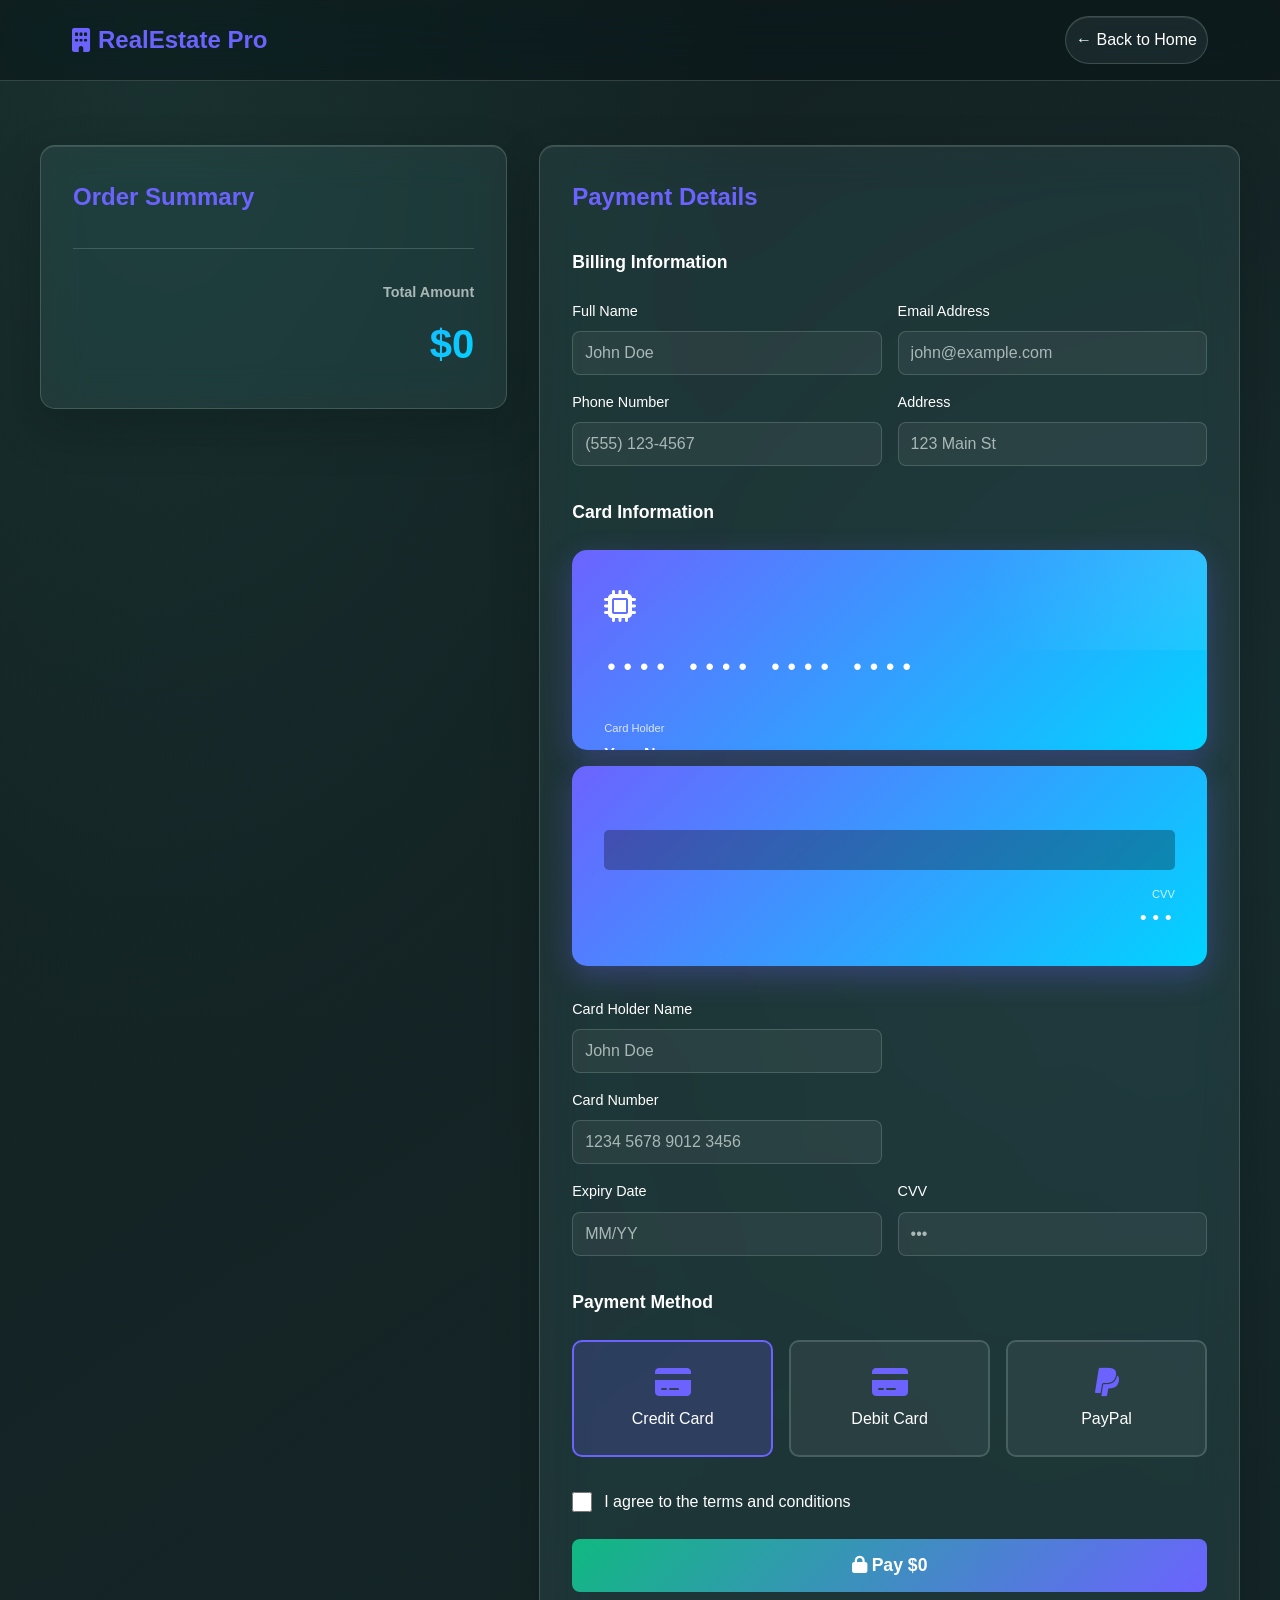
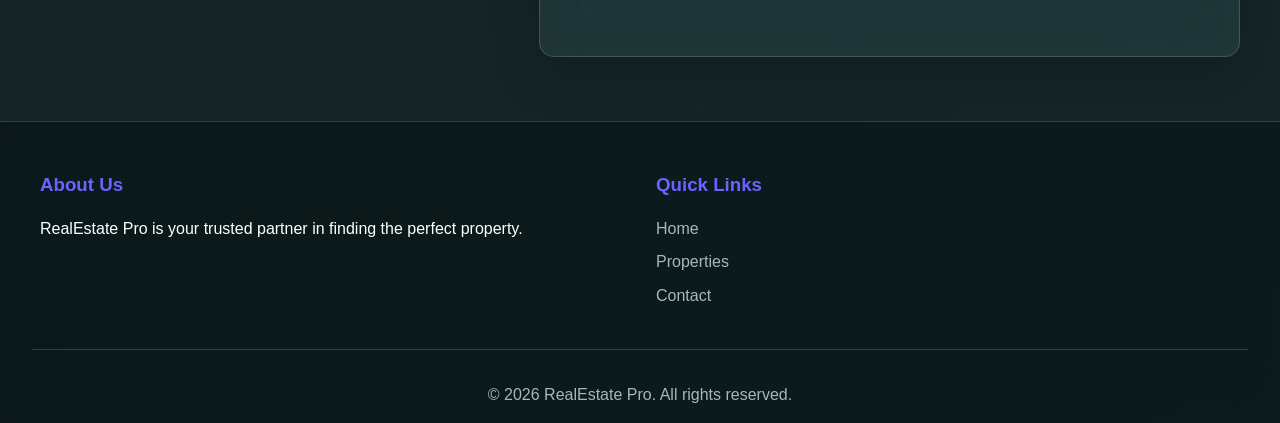
<file: checkout.html>
<!DOCTYPE html>
<html lang="en">
<head>
    <meta charset="UTF-8">
    <meta name="viewport" content="width=device-width, initial-scale=1.0">
    <title>Checkout - RealEstate Pro</title>
    <link rel="stylesheet" href="styles.css">
    <link rel="stylesheet" href="https://cdnjs.cloudflare.com/ajax/libs/font-awesome/6.4.0/css/all.min.css">
</head>
<body class="checkout-body">
    <!-- Navigation Bar -->
    <nav class="navbar">
        <div class="nav-container">
            <div class="logo">
                <i class="fas fa-building"></i>
                <span>RealEstate Pro</span>
            </div>
            <a href="index.html" class="nav-link" style="margin-left: auto;">← Back to Home</a>
        </div>
    </nav>

    <!-- Checkout Section -->
    <section class="checkout-section">
        <div class="checkout-container">
            <!-- Order Summary -->
            <div class="checkout-summary glass">
                <h2>Order Summary</h2>
                <div id="checkout-items"></div>
                <div class="summary-total">
                    <h3>Total Amount</h3>
                    <p class="total-amount">$<span id="checkout-total">0</span></p>
                </div>
            </div>

            <!-- Payment Form -->
            <div class="payment-form glass">
                <h2>Payment Details</h2>
                <form id="payment-form" onsubmit="processPayment(event)">
                    <!-- Personal Information -->
                    <div class="form-section">
                        <h3>Billing Information</h3>
                        <div class="form-row">
                            <div class="form-group">
                                <label for="fullname">Full Name</label>
                                <input type="text" id="fullname" name="fullname" required placeholder="John Doe">
                            </div>
                            <div class="form-group">
                                <label for="email">Email Address</label>
                                <input type="email" id="email" name="email" required placeholder="john@example.com">
                            </div>
                        </div>
                        <div class="form-row">
                            <div class="form-group">
                                <label for="phone">Phone Number</label>
                                <input type="tel" id="phone" name="phone" required placeholder="(555) 123-4567">
                            </div>
                            <div class="form-group">
                                <label for="address">Address</label>
                                <input type="text" id="address" name="address" required placeholder="123 Main St">
                            </div>
                        </div>
                    </div>

                    <!-- Card Information -->
                    <div class="form-section">
                        <h3>Card Information</h3>
                        
                        <!-- Card Preview -->
                        <div class="card-preview" id="card-preview">
                            <div class="card-front">
                                <div class="card-chip"><i class="fas fa-microchip"></i></div>
                                <div class="card-number" id="preview-card-number">•••• •••• •••• ••••</div>
                                <div class="card-holder">
                                    <small>Card Holder</small>
                                    <p id="preview-card-holder">Your Name</p>
                                </div>
                                <div class="card-expiry">
                                    <small>Expires</small>
                                    <p id="preview-card-expiry">MM/YY</p>
                                </div>
                            </div>
                            <div class="card-back">
                                <div class="card-stripe"></div>
                                <div class="card-cvv">
                                    <small>CVV</small>
                                    <p id="preview-card-cvv">•••</p>
                                </div>
                            </div>
                        </div>

                        <!-- Form Fields -->
                        <div class="form-row">
                            <div class="form-group">
                                <label for="card-holder">Card Holder Name</label>
                                <input type="text" id="card-holder" name="card-holder" required placeholder="John Doe" oninput="updateCardPreview()">
                            </div>
                        </div>

                        <div class="form-row">
                            <div class="form-group">
                                <label for="card-number">Card Number</label>
                                <input type="text" id="card-number" name="card-number" required placeholder="1234 5678 9012 3456" maxlength="19" oninput="formatCardNumber(this); updateCardPreview()">
                            </div>
                        </div>

                        <div class="form-row">
                            <div class="form-group">
                                <label for="expiry">Expiry Date</label>
                                <input type="text" id="expiry" name="expiry" required placeholder="MM/YY" maxlength="5" oninput="formatExpiry(this); updateCardPreview()">
                            </div>
                            <div class="form-group">
                                <label for="cvv">CVV</label>
                                <input type="text" id="cvv" name="cvv" required placeholder="•••" maxlength="3" oninput="updateCardPreview()">
                            </div>
                        </div>
                    </div>

                    <!-- Payment Method -->
                    <div class="form-section">
                        <h3>Payment Method</h3>
                        <div class="payment-methods">
                            <label class="payment-method active">
                                <input type="radio" name="payment-method" value="credit" checked>
                                <i class="fas fa-credit-card"></i>
                                <span>Credit Card</span>
                            </label>
                            <label class="payment-method">
                                <input type="radio" name="payment-method" value="debit">
                                <i class="fas fa-credit-card"></i>
                                <span>Debit Card</span>
                            </label>
                            <label class="payment-method">
                                <input type="radio" name="payment-method" value="paypal">
                                <i class="fab fa-paypal"></i>
                                <span>PayPal</span>
                            </label>
                        </div>
                    </div>

                    <!-- Terms & Submit -->
                    <div class="form-section">
                        <label class="checkbox-label">
                            <input type="checkbox" required>
                            <span>I agree to the terms and conditions</span>
                        </label>
                        <button type="submit" class="btn-pay" id="pay-button">
                            <i class="fas fa-lock"></i> Pay $<span id="pay-amount">0</span>
                        </button>
                    </div>
                </form>
            </div>
        </div>
    </section>

    <!-- Payment Processing Modal -->
    <div class="processing-modal" id="processing-modal">
        <div class="processing-content">
            <div class="spinner"></div>
            <h2>Processing Payment...</h2>
            <p>Please wait while we process your payment securely.</p>
        </div>
    </div>

    <!-- Footer -->
    <footer class="footer">
        <div class="footer-content">
            <div class="footer-section">
                <h3>About Us</h3>
                <p>RealEstate Pro is your trusted partner in finding the perfect property.</p>
            </div>
            <div class="footer-section">
                <h3>Quick Links</h3>
                <ul>
                    <li><a href="index.html">Home</a></li>
                    <li><a href="index.html#properties">Properties</a></li>
                    <li><a href="contact.html">Contact</a></li>
                </ul>
            </div>
        </div>
        <div class="footer-bottom">
            <p>&copy; 2026 RealEstate Pro. All rights reserved.</p>
        </div>
    </footer>

    <script src="checkout.js"></script>
</body>
</html>
</file>
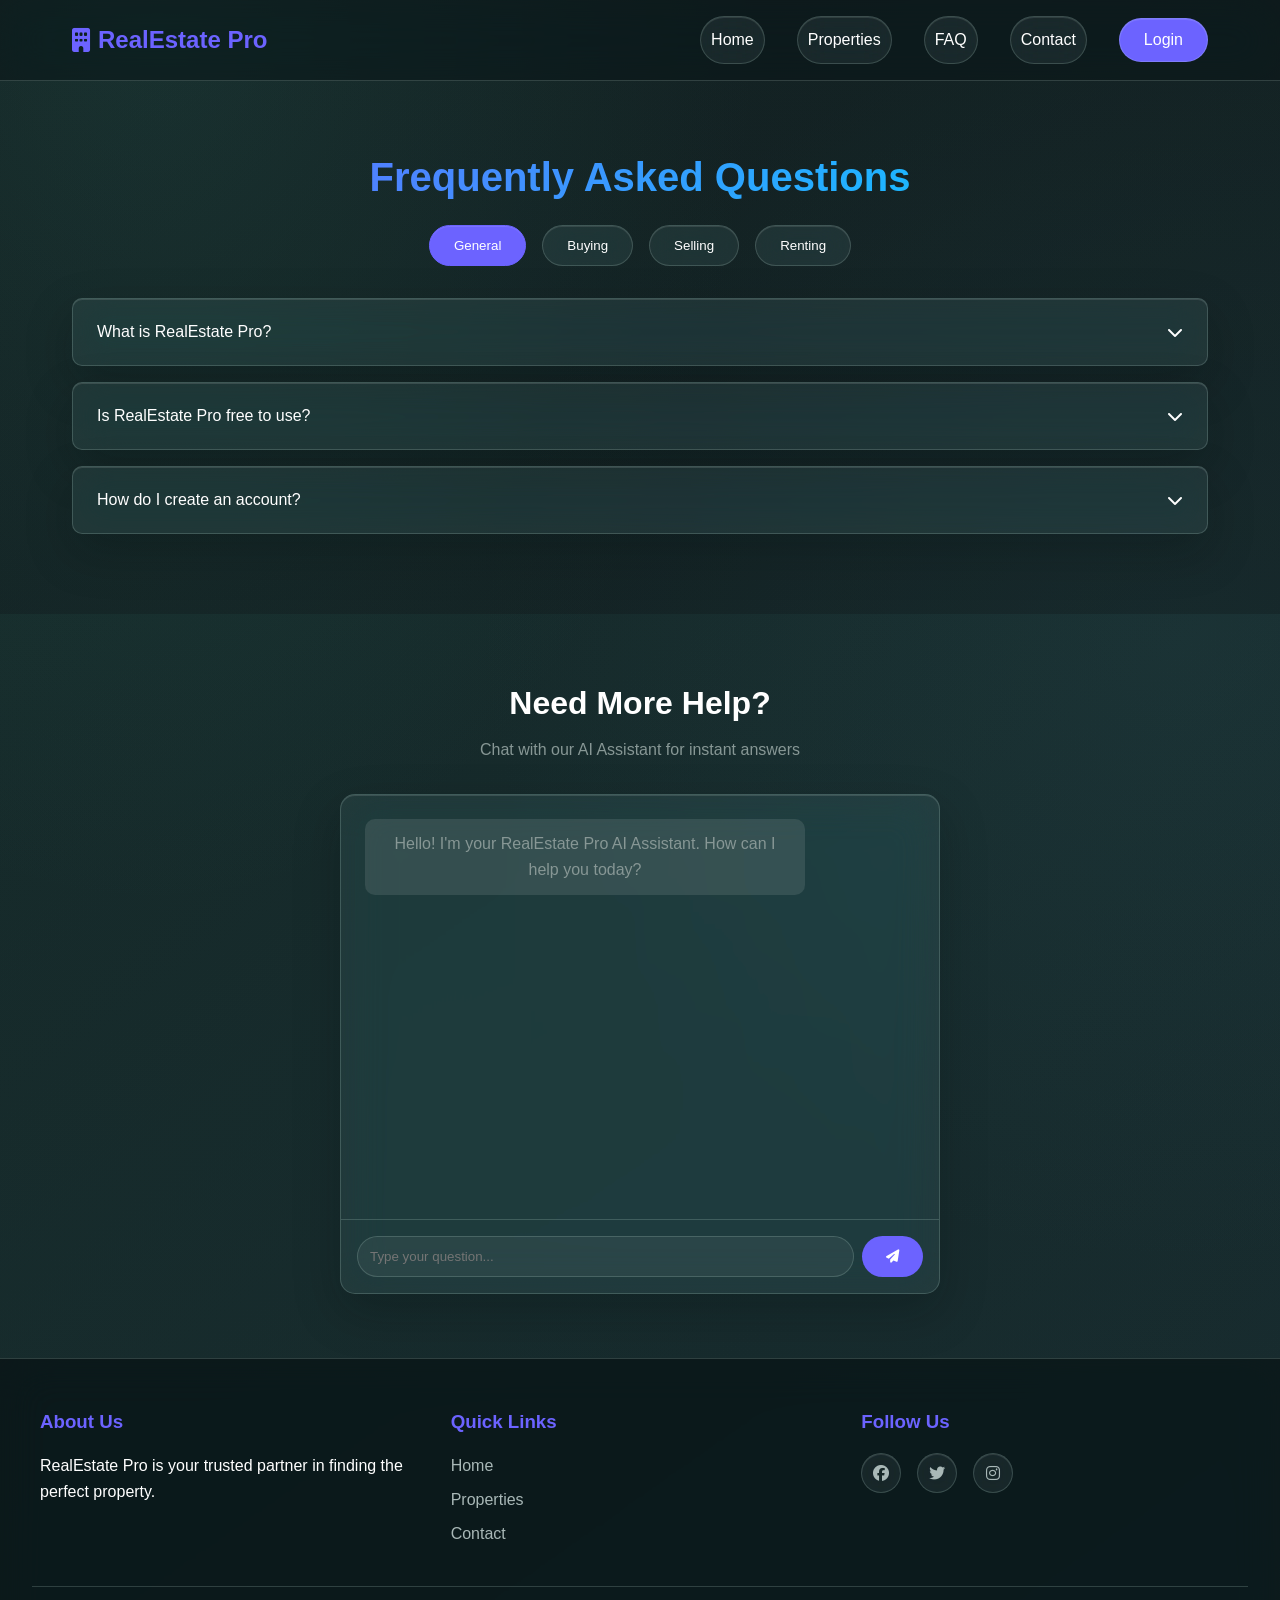
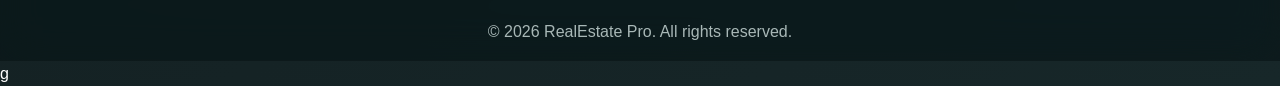
<file: faq.html>
<!DOCTYPE html>
<html lang="en">
<head>
    <meta charset="UTF-8">
    <meta name="viewport" content="width=device-width, initial-scale=1.0">
    <title>FAQ - RealEstate Pro</title>
    <link rel="stylesheet" href="styles.css">
    <link rel="stylesheet" href="https://cdnjs.cloudflare.com/ajax/libs/font-awesome/6.4.0/css/all.min.css">
</head>
<body>
    <!-- Navigation Bar -->
   <nav class="navbar">
    <div class="nav-container">
        <div class="logo">
            <i class="fas fa-building"></i>
            <span>RealEstate Pro</span>
        </div>
        <ul class="nav-menu" id="navMenu">
            <li><a href="index.html" class="nav-link">Home</a></li>
            <li><a href="index.html#properties" class="nav-link">Properties</a></li>
            <li><a href="faq.html" class="nav-link">FAQ</a></li>
            <li><a href="contact.html" class="nav-link">Contact</a></li>
            <li><a href="login.html" class="nav-link btn-login">Login</a></li>
        </ul>
        <div class="hamburger" id="menuToggle">
            <span></span>
            <span></span>
            <span></span>
        </div>
    </div>
</nav>

    <!-- FAQ Section -->
    <section class="faq-section">
        <div class="container">
            <h1>Frequently Asked Questions</h1>

            <!-- FAQ Tabs -->
            <div class="faq-tabs">
                <button class="faq-tab active" onclick="switchFaqTab('general')">General</button>
                <button class="faq-tab" onclick="switchFaqTab('buying')">Buying</button>
                <button class="faq-tab" onclick="switchFaqTab('selling')">Selling</button>
                <button class="faq-tab" onclick="switchFaqTab('renting')">Renting</button>
            </div>

            <!-- FAQ Items -->
            <div class="faq-content">
                <div id="general" class="faq-tab-content active">
                    <div class="faq-item">
                        <button class="faq-question">
                            <span>What is RealEstate Pro?</span>
                            <i class="fas fa-chevron-down"></i>
                        </button>
                        <div class="faq-answer">
                            <p>RealEstate Pro is a comprehensive online platform that connects buyers, sellers, and renters with property listings. We provide tools to search, compare, and manage properties all in one place.</p>
                        </div>
                    </div>

                    <div class="faq-item">
                        <button class="faq-question">
                            <span>Is RealEstate Pro free to use?</span>
                            <i class="fas fa-chevron-down"></i>
                        </button>
                        <div class="faq-answer">
                            <p>Yes, browsing and searching properties is completely free. Premium features and listings may have additional costs.</p>
                        </div>
                    </div>

                    <div class="faq-item">
                        <button class="faq-question">
                            <span>How do I create an account?</span>
                            <i class="fas fa-chevron-down"></i>
                        </button>
                        <div class="faq-answer">
                            <p>Click on the "Register" button, fill in your details, and verify your email. You'll be able to access all features immediately.</p>
                        </div>
                    </div>
                </div>

                <div id="buying" class="faq-tab-content">
                    <div class="faq-item">
                        <button class="faq-question">
                            <span>How do I search for properties?</span>
                            <i class="fas fa-chevron-down"></i>
                        </button>
                        <div class="faq-answer">
                            <p>Use our search bar on the homepage and specify your criteria like location, price range, and property type. You can also filter results using our advanced filters.</p>
                        </div>
                    </div>

                    <div class="faq-item">
                        <button class="faq-question">
                            <span>Can I save properties for later?</span>
                            <i class="fas fa-chevron-down"></i>
                        </button>
                        <div class="faq-answer">
                            <p>Yes! Click the heart icon on any property to save it to your favorites. You can view saved properties in your account dashboard.</p>
                        </div>
                    </div>

                    <div class="faq-item">
                        <button class="faq-question">
                            <span>What payment methods do you accept?</span>
                            <i class="fas fa-chevron-down"></i>
                        </button>
                        <div class="faq-answer">
                            <p>We accept all major credit cards, PayPal, bank transfers, and digital wallets. All transactions are secure and encrypted.</p>
                        </div>
                    </div>
                </div>

                <div id="selling" class="faq-tab-content">
                    <div class="faq-item">
                        <button class="faq-question">
                            <span>How do I list my property?</span>
                            <i class="fas fa-chevron-down"></i>
                        </button>
                        <div class="faq-answer">
                            <p>Go to your dashboard, click "List Property," fill in the details, upload photos, and publish. Your property will be visible within hours.</p>
                        </div>
                    </div>

                    <div class="faq-item">
                        <button class="faq-question">
                            <span>What information do I need to list a property?</span>
                            <i class="fas fa-chevron-down"></i>
                        </button>
                        <div class="faq-answer">
                            <p>You'll need property details (size, bedrooms, bathrooms), location, price, description, and high-quality photos.</p>
                        </div>
                    </div>
                </div>

                <div id="renting" class="faq-tab-content">
                    <div class="faq-item">
                        <button class="faq-question">
                            <span>How do I apply to rent a property?</span>
                            <i class="fas fa-chevron-down"></i>
                        </button>
                        <div class="faq-answer">
                            <p>Click "Apply to Rent" on any property listing, fill in your application form, and submit. Property owners will review your application.</p>
                        </div>
                    </div>

                    <div class="faq-item">
                        <button class="faq-question">
                            <span>What documents do I need for renting?</span>
                            <i class="fas fa-chevron-down"></i>
                        </button>
                        <div class="faq-answer">
                            <p>Typically, you'll need government ID, proof of income, and references. Specific requirements may vary by landlord.</p>
                        </div>
                    </div>
                </div>
            </div>
        </div>
    </section>

    <!-- AI Chatbot Section -->
    <section class="ai-assistant">
        <div class="container">
            <h2>Need More Help?</h2>
            <p>Chat with our AI Assistant for instant answers</p>
            <div class="chatbot-container">
                <div class="chat-messages" id="chat-messages">
                    <div class="message bot-message">
                        <p>Hello! I'm your RealEstate Pro AI Assistant. How can I help you today?</p>
                    </div>
                </div>
                <div class="chat-input-group">
                    <input type="text" id="chat-input" placeholder="Type your question...">
                    <button onclick="sendMessage()" class="btn-send">
                        <i class="fas fa-paper-plane"></i>
                    </button>
                </div>
            </div>
        </div>
    </section>

    <!-- Footer -->
    <footer class="footer">
        <div class="footer-content">
            <div class="footer-section">
                <h3>About Us</h3>
                <p>RealEstate Pro is your trusted partner in finding the perfect property.</p>
            </div>
            <div class="footer-section">
                <h3>Quick Links</h3>
                <ul>
                    <li><a href="index.html">Home</a></li>
                    <li><a href="index.html#properties">Properties</a></li>
                    <li><a href="contact.html">Contact</a></li>
                </ul>
            </div>
            <div class="footer-section">
                <h3>Follow Us</h3>
                <div class="social-links">
                    <a href="#"><i class="fab fa-facebook"></i></a>
                    <a href="#"><i class="fab fa-twitter"></i></a>
                    <a href="#"><i class="fab fa-instagram"></i></a>
                </div>
            </div>
        </div>
        <div class="footer-bottom">
            <p>&copy; 2026 RealEstate Pro. All rights reserved.</p>
        </div>
    </footer>

    <script>
        // FAQ Accordion functionality
        document.querySelectorAll('.faq-question').forEach(button => {
            button.addEventListener('click', function() {
                const faqItem = this.parentElement;
                faqItem.classList.toggle('active');
                const answer = this.nextElementSibling;
                answer.style.display = answer.style.display === 'block' ? 'none' : 'block';
            });
        });

        function switchFaqTab(tabName) {
            // Hide all tabs
            document.querySelectorAll('.faq-tab-content').forEach(tab => {
                tab.classList.remove('active');
            });
            document.querySelectorAll('.faq-tab').forEach(tab => {
                tab.classList.remove('active');
            });

            // Show selected tab
            document.getElementById(tabName).classList.add('active');
            event.target.classList.add('active');
        }

        // AI Chatbot
        const responses = {
            'hello': 'Hi there! How can I assist you with your real estate needs?',
            'properties': 'We have over 10,000 properties listed. You can search by location, price, and type on our homepage.',
            'price': 'Property prices vary based on location and size. Use our search filters to find properties within your budget.',
            'loan': 'We recommend contacting financial institutions for mortgage advice. Many accept pre-qualification through our platform.',
            'location': 'We operate in major cities across the country. Use our location search to find properties near you.',
            'contact': 'You can reach our support team at info@realestatepro.com or visit our contact page for more options.'
        };

        function sendMessage() {
            const input = document.getElementById('chat-input');
            const message = input.value.trim();

            if (message === '') return;

            // Add user message
            const messagesDiv = document.getElementById('chat-messages');
            const userMsg = document.createElement('div');
            userMsg.className = 'message user-message';
            userMsg.innerHTML = `<p>${message}</p>`;
            messagesDiv.appendChild(userMsg);

            // Get AI response
            const lowerMessage = message.toLowerCase();
            let response = 'I understand. Could you provide more details? Our support team can help you better.';

            for (let key in responses) {
                if (lowerMessage.includes(key)) {
                    response = responses[key];
                    break;
                }
            }

            // Add bot response
            setTimeout(() => {
                const botMsg = document.createElement('div');
                botMsg.className = 'message bot-message';
                botMsg.innerHTML = `<p>${response}</p>`;
                messagesDiv.appendChild(botMsg);
                messagesDiv.scrollTop = messagesDiv.scrollHeight;
            }, 500);

            input.value = '';
            messagesDiv.scrollTop = messagesDiv.scrollHeight;
        }

        // Allow Enter key to send message
        document.getElementById('chat-input').addEventListener('keypress', function(e) {
            if (e.key === 'Enter') sendMessage();
        });
    </script>
     <script src="script.js"></script>g
</body>
</html>
</file>
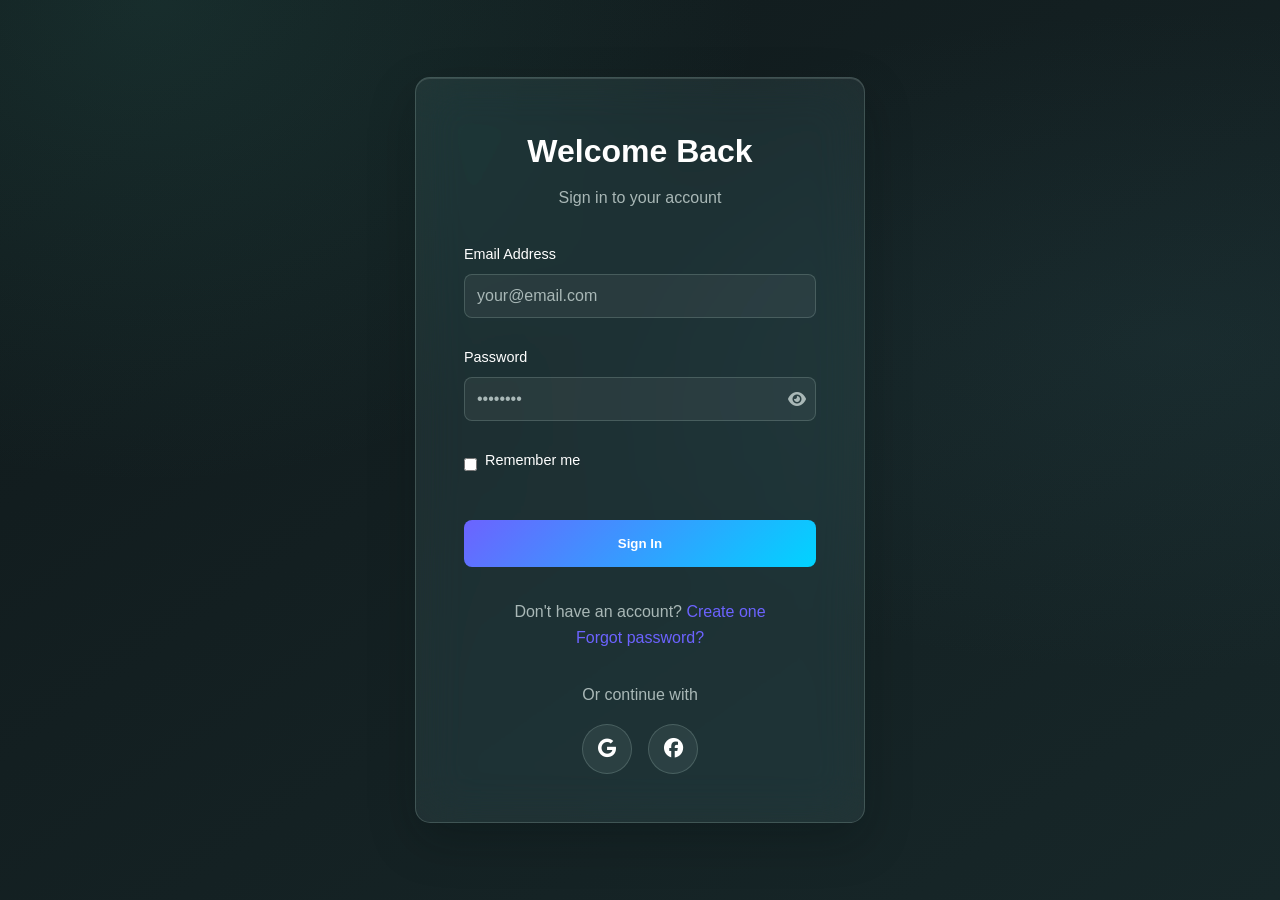
<file: login.html>
<!DOCTYPE html>
<html lang="en">
<head>
    <meta charset="UTF-8">
    <meta name="viewport" content="width=device-width, initial-scale=1.0">
    <title>Login - RealEstate Pro</title>
    <link rel="stylesheet" href="styles.css">
    <link rel="stylesheet" href="https://cdnjs.cloudflare.com/ajax/libs/font-awesome/6.4.0/css/all.min.css">
</head>
<body class="auth-body">
    <div class="auth-container">
        <div class="auth-box">
            <div class="auth-header">
                <h1>Welcome Back</h1>
                <p>Sign in to your account</p>
            </div>
            <form class="auth-form" id="login-form">
                <div class="form-group">
                    <label for="email">Email Address</label>
                    <input type="email" id="email" name="email" required placeholder="your@email.com">
                    <span class="error-message" id="email-error"></span>
                </div>
                <div class="form-group">
                    <label for="password">Password</label>
                    <div class="password-input">
                        <input type="password" id="password" name="password" required placeholder="••••••••">
                        <i class="fas fa-eye toggle-password" onclick="togglePassword('password')"></i>
                    </div>
                    <span class="error-message" id="password-error"></span>
                </div>
                <div class="form-group checkbox">
                    <input type="checkbox" id="remember" name="remember">
                    <label for="remember">Remember me</label>
                </div>
                <button type="submit" class="btn-auth">Sign In</button>
            </form>
            <div class="auth-footer">
                <p>Don't have an account? <a href="register.html">Create one</a></p>
                <p><a href="#">Forgot password?</a></p>
            </div>
            <div class="social-auth">
                <p>Or continue with</p>
                <div class="social-buttons">
                    <button class="social-btn google"><i class="fab fa-google"></i></button>
                    <button class="social-btn facebook"><i class="fab fa-facebook"></i></button>
                </div>
            </div>
        </div>
    </div>

    <script>
        function togglePassword(fieldId) {
            const field = document.getElementById(fieldId);
            field.type = field.type === 'password' ? 'text' : 'password';
        }

        document.getElementById('login-form').addEventListener('submit', function(e) {
            e.preventDefault();
            const email = document.getElementById('email').value;
            const password = document.getElementById('password').value;

            // Basic validation
            if (!email || !password) {
                alert('Please fill in all fields');
                return;
            }

            // Store in localStorage
            localStorage.setItem('currentUser', JSON.stringify({
                email: email,
                loggedIn: true
            }));

            alert('Login successful!');
            window.location.href = 'index.html';
        });
    </script>
    <script src="script.js"></script>
</body>
</html>
</file>
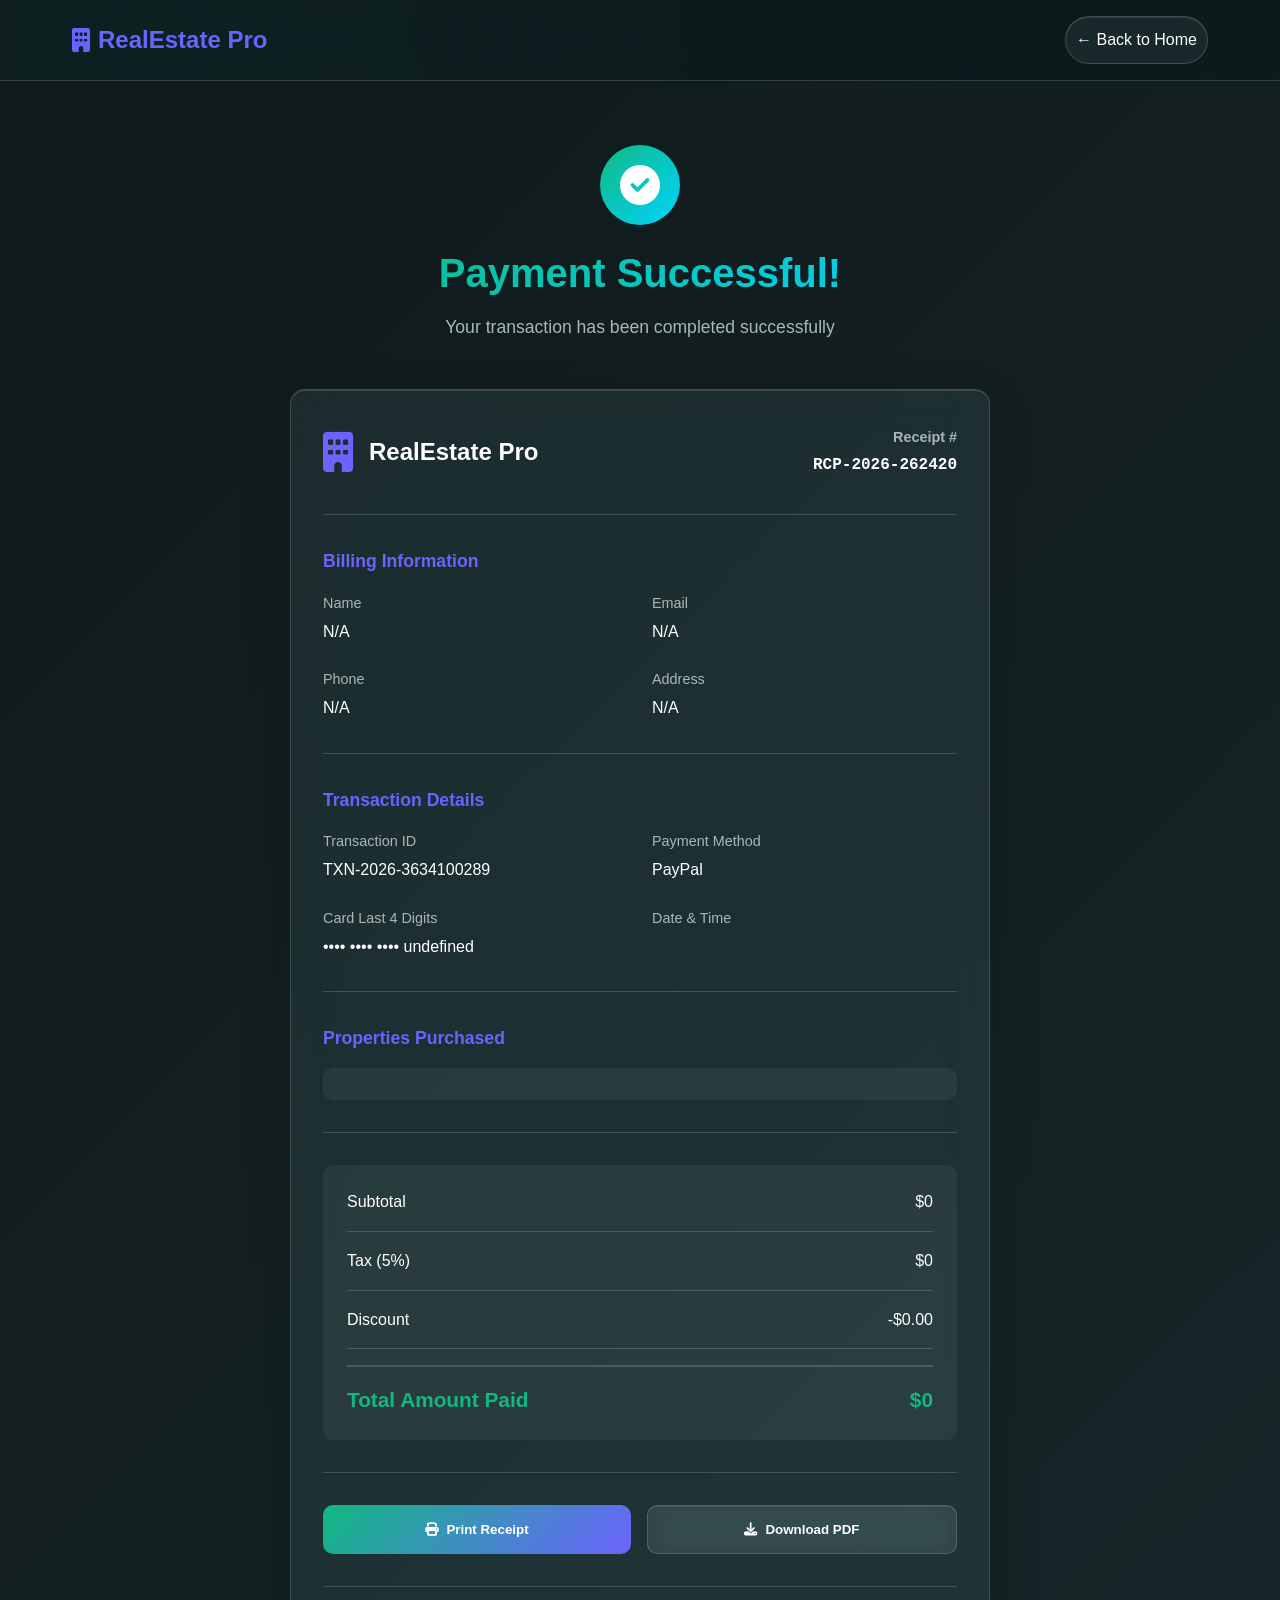
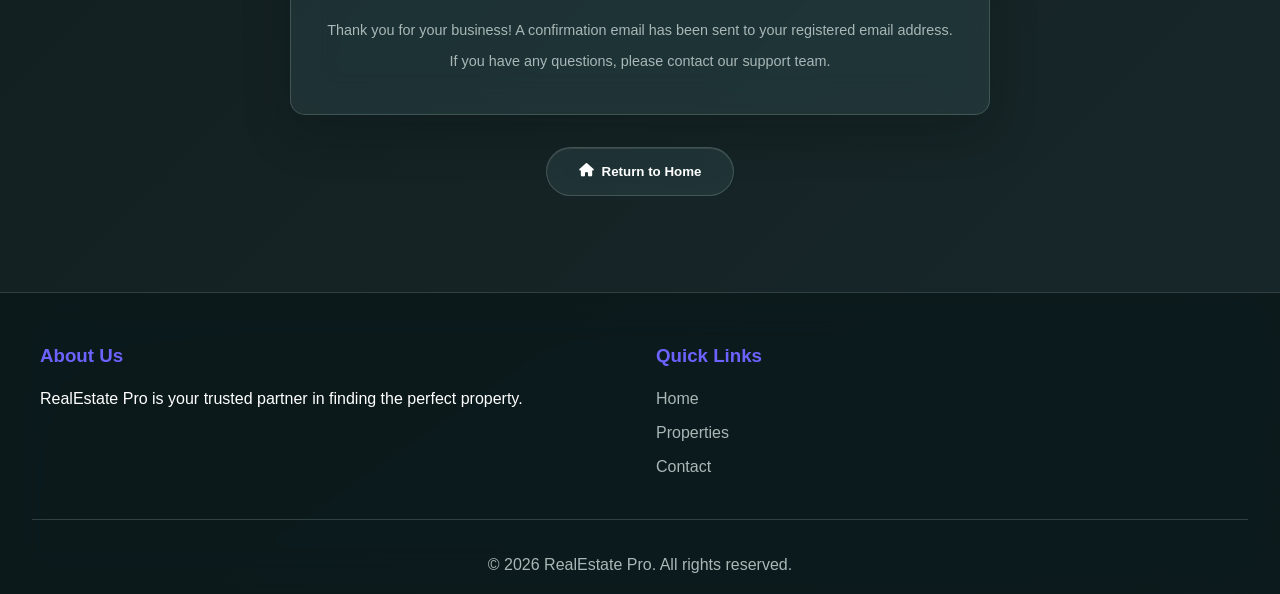
<file: receipt.html>
<!DOCTYPE html>
<html lang="en">
<head>
    <meta charset="UTF-8">
    <meta name="viewport" content="width=device-width, initial-scale=1.0">
    <title>Payment Receipt - RealEstate Pro</title>
    <link rel="stylesheet" href="styles.css">
    <link rel="stylesheet" href="https://cdnjs.cloudflare.com/ajax/libs/font-awesome/6.4.0/css/all.min.css">
</head>
<body class="receipt-body">
    <!-- Navigation Bar -->
    <nav class="navbar">
        <div class="nav-container">
            <div class="logo">
                <i class="fas fa-building"></i>
                <span>RealEstate Pro</span>
            </div>
            <a href="index.html" class="nav-link" style="margin-left: auto;">← Back to Home</a>
        </div>
    </nav>

    <!-- Receipt Section -->
    <section class="receipt-section">
        <div class="receipt-container">
            <!-- Success Header -->
            <div class="success-header">
                <div class="success-icon">
                    <i class="fas fa-check-circle"></i>
                </div>
                <h1>Payment Successful!</h1>
                <p>Your transaction has been completed successfully</p>
            </div>

            <!-- Receipt Card -->
            <div class="receipt-card glass">
                <!-- Receipt Header -->
                <div class="receipt-header">
                    <div class="company-info">
                        <i class="fas fa-building"></i>
                        <h2>RealEstate Pro</h2>
                    </div>
                    <div class="receipt-number">
                        <p><strong>Receipt #</strong></p>
                        <p id="receipt-id">RCP-2026-001234</p>
                    </div>
                </div>

                <hr class="divider">

                <!-- Billing Information -->
                <div class="receipt-section-content">
                    <h3>Billing Information</h3>
                    <div class="info-grid">
                        <div class="info-item">
                            <label>Name</label>
                            <p id="receipt-name">John Doe</p>
                        </div>
                        <div class="info-item">
                            <label>Email</label>
                            <p id="receipt-email">john@example.com</p>
                        </div>
                        <div class="info-item">
                            <label>Phone</label>
                            <p id="receipt-phone">(555) 123-4567</p>
                        </div>
                        <div class="info-item">
                            <label>Address</label>
                            <p id="receipt-address">123 Main St, City, State 12345</p>
                        </div>
                    </div>
                </div>

                <hr class="divider">

                <!-- Transaction Details -->
                <div class="receipt-section-content">
                    <h3>Transaction Details</h3>
                    <div class="info-grid">
                        <div class="info-item">
                            <label>Transaction ID</label>
                            <p id="receipt-transaction-id">TXN-2026-9876543210</p>
                        </div>
                        <div class="info-item">
                            <label>Payment Method</label>
                            <p id="receipt-payment-method">Credit Card</p>
                        </div>
                        <div class="info-item">
                            <label>Card Last 4 Digits</label>
                            <p id="receipt-card-last4">•••• •••• •••• 4242</p>
                        </div>
                        <div class="info-item">
                            <label>Date & Time</label>
                            <p id="receipt-date-time">April 18, 2026 - 2:30 PM</p>
                        </div>
                    </div>
                </div>

                <hr class="divider">

                <!-- Items Purchased -->
                <div class="receipt-section-content">
                    <h3>Properties Purchased</h3>
                    <div class="receipt-items" id="receipt-items">
                        <!-- Items will be populated by JavaScript -->
                    </div>
                </div>

                <hr class="divider">

                <!-- Amount Breakdown -->
                <div class="receipt-section-content">
                    <div class="amount-breakdown">
                        <div class="amount-row">
                            <span>Subtotal</span>
                            <span id="receipt-subtotal">$500,000.00</span>
                        </div>
                        <div class="amount-row">
                            <span>Tax (5%)</span>
                            <span id="receipt-tax">$25,000.00</span>
                        </div>
                        <div class="amount-row">
                            <span>Discount</span>
                            <span id="receipt-discount">-$0.00</span>
                        </div>
                        <div class="amount-row total">
                            <span>Total Amount Paid</span>
                            <span id="receipt-total">$525,000.00</span>
                        </div>
                    </div>
                </div>

                <hr class="divider">

                <!-- Actions -->
                <div class="receipt-actions">
                    <button class="btn-primary" onclick="printReceipt()">
                        <i class="fas fa-print"></i> Print Receipt
                    </button>
                    <button class="btn-secondary" onclick="downloadReceipt()">
                        <i class="fas fa-download"></i> Download PDF
                    </button>
                </div>

                <!-- Footer Message -->
                <div class="receipt-footer">
                    <p>Thank you for your business! A confirmation email has been sent to your registered email address.</p>
                    <p>If you have any questions, please contact our support team.</p>
                </div>
            </div>

            <!-- Return Button -->
            <div class="return-button-container">
                <button class="btn-return" onclick="window.location.href='index.html'">
                    <i class="fas fa-home"></i> Return to Home
                </button>
            </div>
        </div>
    </section>

    <!-- Footer -->
    <footer class="footer">
        <div class="footer-content">
            <div class="footer-section">
                <h3>About Us</h3>
                <p>RealEstate Pro is your trusted partner in finding the perfect property.</p>
            </div>
            <div class="footer-section">
                <h3>Quick Links</h3>
                <ul>
                    <li><a href="index.html">Home</a></li>
                    <li><a href="index.html#properties">Properties</a></li>
                    <li><a href="contact.html">Contact</a></li>
                </ul>
            </div>
        </div>
        <div class="footer-bottom">
            <p>&copy; 2026 RealEstate Pro. All rights reserved.</p>
        </div>
    </footer>

    <script src="receipt.js"></script>
    
</body>
</html>
</file>
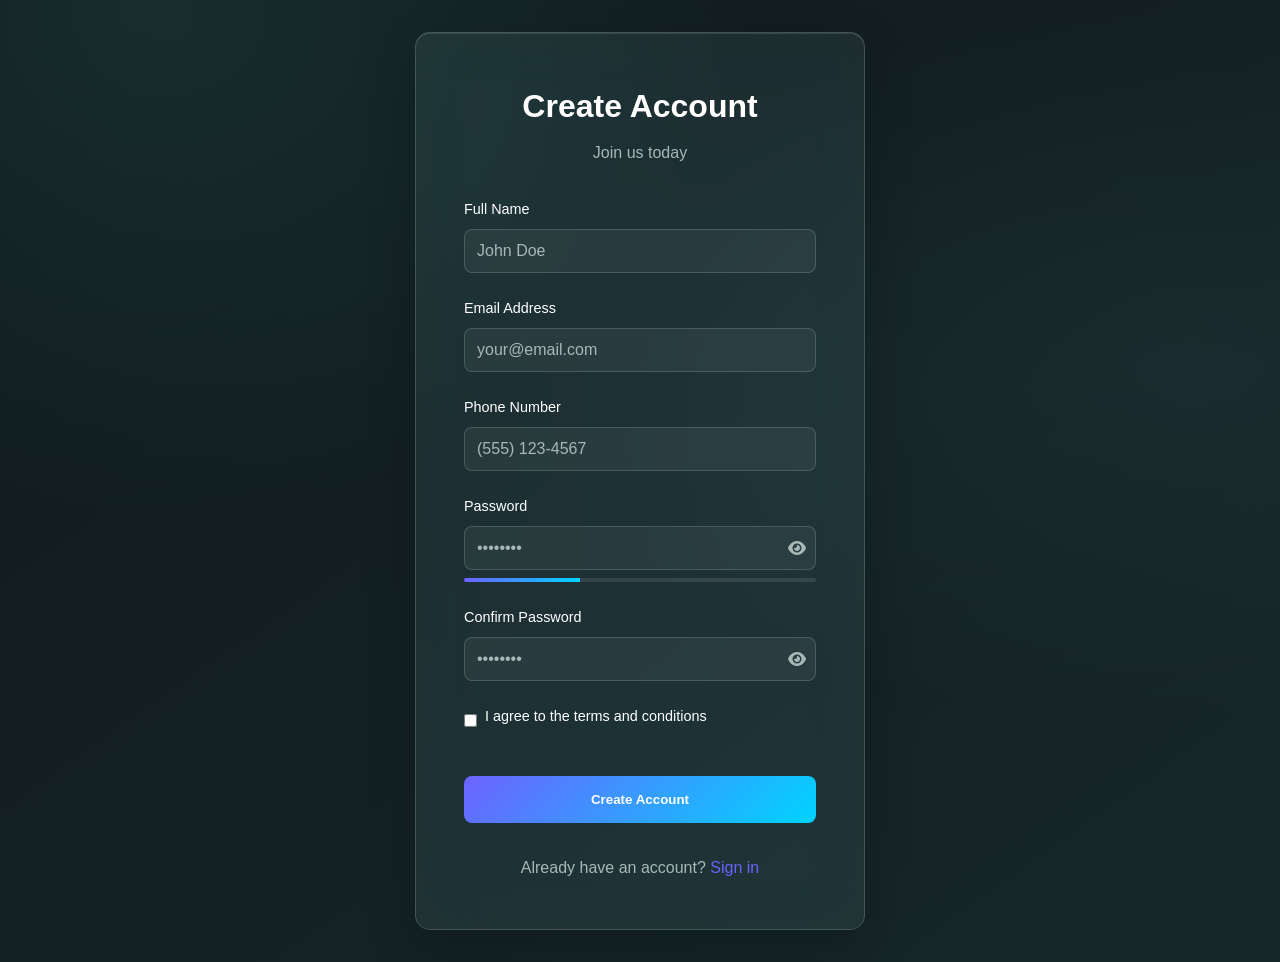
<file: register.html>
<!DOCTYPE html>
<html lang="en">
<head>
    <meta charset="UTF-8">
    <meta name="viewport" content="width=device-width, initial-scale=1.0">
    <title>Register - RealEstate Pro</title>
    <link rel="stylesheet" href="styles.css">
    <link rel="stylesheet" href="https://cdnjs.cloudflare.com/ajax/libs/font-awesome/6.4.0/css/all.min.css">
</head>
<body class="auth-body">
    <div class="auth-container">
        <div class="auth-box">
            <div class="auth-header">
                <h1>Create Account</h1>
                <p>Join us today</p>
            </div>
            <form class="auth-form" id="register-form">
                <div class="form-group">
                    <label for="fullname">Full Name</label>
                    <input type="text" id="fullname" name="fullname" required placeholder="John Doe">
                </div>
                <div class="form-group">
                    <label for="email">Email Address</label>
                    <input type="email" id="email" name="email" required placeholder="your@email.com">
                </div>
                <div class="form-group">
                    <label for="phone">Phone Number</label>
                    <input type="tel" id="phone" name="phone" required placeholder="(555) 123-4567">
                </div>
                <div class="form-group">
                    <label for="password">Password</label>
                    <div class="password-input">
                        <input type="password" id="password" name="password" required placeholder="••••••••">
                        <i class="fas fa-eye toggle-password" onclick="togglePassword('password')"></i>
                    </div>
                    <div class="password-strength">
                        <div class="strength-bar"></div>
                    </div>
                </div>
                <div class="form-group">
                    <label for="confirm-password">Confirm Password</label>
                    <div class="password-input">
                        <input type="password" id="confirm-password" name="confirm-password" required placeholder="••••••••">
                        <i class="fas fa-eye toggle-password" onclick="togglePassword('confirm-password')"></i>
                    </div>
                </div>
                <div class="form-group checkbox">
                    <input type="checkbox" id="terms" name="terms" required>
                    <label for="terms">I agree to the terms and conditions</label>
                </div>
                <button type="submit" class="btn-auth">Create Account</button>
            </form>
            <div class="auth-footer">
                <p>Already have an account? <a href="login.html">Sign in</a></p>
            </div>
        </div>
    </div>

    <script>
        function togglePassword(fieldId) {
            const field = document.getElementById(fieldId);
            field.type = field.type === 'password' ? 'text' : 'password';
        }

        document.getElementById('register-form').addEventListener('submit', function(e) {
            e.preventDefault();
            const password = document.getElementById('password').value;
            const confirmPassword = document.getElementById('confirm-password').value;

            if (password !== confirmPassword) {
                alert('Passwords do not match');
                return;
            }

            const userData = {
                fullname: document.getElementById('fullname').value,
                email: document.getElementById('email').value,
                phone: document.getElementById('phone').value,
                password: password
            };

            localStorage.setItem('user_' + userData.email, JSON.stringify(userData));
            alert('Registration successful! Please login.');
            window.location.href = 'login.html';
        });
    </script>
</body>
</html>
</file>
<file: styles.css>
* {
    margin: 0;
    padding: 0;
    box-sizing: border-box;
}

:root {
    --primary: #6C63FF;
    --secondary: #FF6B9D;
    --accent: #00D4FF;
    --success: #10B981;
    --warning: #F59E0B;
    --danger: #EF4444;
    --bg: #10191B;
    --bg-light: #172729;
    --text: #FFFFFF;
    --text-muted: #A9B8B7;
    --text-muted2: #879795;
    --glass-bg: rgba(210, 241, 231, 0.075);
    --glass-bg2: rgba(210, 241, 231, 0.14);
    --glass-border: rgba(210, 241, 231, 0.18);
    --glass-shadow: 0 18px 48px rgba(3, 12, 13, 0.24), inset 0 1px rgba(255, 255, 255, 0.12);
    --shadow: 0 16px 40px rgba(3, 12, 13, 0.38);
}

body {
    font-family: 'Segoe UI', Tahoma, Geneva, Verdana, sans-serif;
    background:
        radial-gradient(ellipse at 12% 0%, rgba(56, 133, 119, 0.18), transparent 38%),
        radial-gradient(ellipse at 92% 38%, rgba(55, 102, 110, 0.14), transparent 42%),
        linear-gradient(145deg, var(--bg), var(--bg-light));
    color: var(--text);
    line-height: 1.6;
    overflow-x: hidden;
}

/* Navigation */
.navbar {
    background: rgba(13, 25, 26, 0.58);
    backdrop-filter: blur(22px) saturate(145%);
    -webkit-backdrop-filter: blur(22px) saturate(145%);
    border-bottom: 1px solid var(--glass-border);
    position: sticky;
    top: 0;
    z-index: 1000;
    padding: 1rem 0;
}

.nav-container {
    max-width: 1200px;
    margin: 0 auto;
    display: flex;
    justify-content: space-between;
    align-items: center;
    padding: 0 2rem;
}

.logo {
    display: flex;
    align-items: center;
    gap: 0.5rem;
    font-size: 1.5rem;
    font-weight: bold;
    color: var(--primary);
}

.nav-menu {
    display: flex;
    list-style: none;
    gap: 2rem;
    align-items: center;
}

.nav-link {
    color: var(--text);
    text-decoration: none;
    transition: color 0.3s;
    display: flex;
    align-items: center;
    gap: 0.5rem;
    border-radius: 25px;
    padding: 10px;
    background: var(--glass-bg);
    backdrop-filter: blur(20px);
    -webkit-backdrop-filter: blur(20px);
    border: 1px solid var(--glass-border);
}

.nav-link:hover {
    color: var(--primary);
}

.btn-login {
    background: var(--primary);
    padding: 0.5rem 1.5rem;
    border-radius: 25px;
    color: white;
}

.btn-login:hover {
    background: var(--secondary);
    transform: scale(1.05);
}

/* ============= HAMBURGER MENU ============= */
.hamburger {
    display: none;
    flex-direction: column;
    cursor: pointer;
    gap: 6px;
    z-index: 1001;
}

.hamburger span {
    width: 25px;
    height: 3px;
    background-color: var(--text);
    border-radius: 2px;
    transition: all 0.3s ease;
    display: block;
}

.hamburger.active span:nth-child(1) {
    transform: rotate(45deg) translate(10px, 10px);
    background-color: var(--primary);
}

.hamburger.active span:nth-child(2) {
    opacity: 0;
}

.hamburger.active span:nth-child(3) {
    transform: rotate(-45deg) translate(7px, -6px);
    background-color: var(--primary);
}

/* ============= HERO SECTION WITH ROTATING BACKGROUND ============= */
.hero {
    height: 600px;
    display: flex;
    align-items: center;
    justify-content: center;
    text-align: center;
    padding: 2rem;
    position: relative;
    overflow: hidden;
}

.hero-background {
    position: absolute;
    width: 100%;
    height: 100%;
    top: 0;
    left: 0;
}

.bg-slide {
    position: absolute;
    width: 100%;
    height: 100%;
    background-size: cover;
    background-position: center;
    opacity: 0;
    animation: slideRotate 12s infinite;
}

.bg-slide:nth-child(1) {
    animation-delay: 0s;
}

.bg-slide:nth-child(2) {
    animation-delay: 3s;
}

.bg-slide:nth-child(3) {
    animation-delay: 6s;
}

.bg-slide:nth-child(4) {
    animation-delay: 9s;
}

@keyframes slideRotate {
    0% {
        opacity: 0;
    }
    10% {
        opacity: 1;
    }
    25% {
        opacity: 1;
    }
    35% {
        opacity: 0;
    }
    100% {
        opacity: 0;
    }
}

.hero-glass {
    position: absolute;
    width: 100%;
    height: 100%;
    background: var(--glass-bg);
    backdrop-filter: blur(8px) saturate(125%);
    -webkit-backdrop-filter: blur(8px) saturate(125%);
    border: 1px solid var(--glass-border);
    z-index: 2;
}

.hero-content {
    position: relative;
    z-index: 3;
    animation: slideUp 0.8s ease;
}

@keyframes slideUp {
    from {
        opacity: 0;
        transform: translateY(30px);
    }
    to {
        opacity: 1;
        transform: translateY(0);
    }
}

.hero h1 {
    font-size: 4rem;
    margin-bottom: 1rem;
    background: linear-gradient(135deg, var(--primary), var(--accent));
    -webkit-background-clip: text;
    -webkit-text-fill-color: transparent;
    background-clip: text;
    text-shadow: 0 0 30px rgba(108, 99, 255, 0.3);
}

.hero p {
    font-size: 1.5rem;
    color: var(--text);
    margin-bottom: 2rem;
    text-shadow: 0 2px 10px rgba(0, 0, 0, 0.5);
}

.search-bar {
    display: flex;
    gap: 0.5rem;
    background: var(--glass-bg);
    backdrop-filter: blur(20px) saturate(150%);
    -webkit-backdrop-filter: blur(20px) saturate(150%);
    box-shadow: var(--glass-shadow);
    border: 1px solid var(--glass-border);
    border-radius: 50px;
    padding: 0.5rem;
    max-width: 500px;
    margin: 0 auto;
}

.search-bar input {
    flex: 1;
    background: none;
    border: none;
    color: var(--text);
    padding: 1rem;
    outline: none;
}

.search-bar input::placeholder {
    color: var(--text-muted);
}

.search-bar button {
    background: var(--primary);
    border: none;
    color: white;
    padding: 1rem 2rem;
    border-radius: 50px;
    cursor: pointer;
    transition: all 0.3s;
}

.search-bar button:hover {
    background: var(--secondary);
    transform: scale(1.05);
}

/* Container */
.container {
    max-width: 1200px;
    margin: 0 auto;
    padding: 0 2rem;
}

/* ============= PROPERTIES SECTION ============= */
.properties {
    padding: 4rem 0;
    background: rgba(93, 164, 146, 0.075);
}

.properties h2 {
    text-align: center;
    font-size: 2.5rem;
    margin-bottom: 3rem;
    background: linear-gradient(135deg, var(--primary), var(--accent));
    -webkit-background-clip: text;
    -webkit-text-fill-color: transparent;
    background-clip: text;
}

.filter-buttons {
    display: flex;
    gap: 1rem;
    justify-content: center;
    margin-bottom: 3rem;
    flex-wrap: wrap;
}

.filter-btn {
    padding: 0.75rem 1.5rem;
    background: var(--glass-bg);
    border: 1px solid var(--glass-border);
    color: var(--text);
    border-radius: 25px;
    cursor: pointer;
    transition: all 0.3s;
}

.filter-btn:hover,
.filter-btn.active {
    background: var(--primary);
    border-color: var(--primary);
}

.properties-grid {
    display: grid;
    grid-template-columns: repeat(auto-fill, minmax(300px, 1fr));
    gap: 2rem;
}

.property-card {
    background: var(--glass-bg);
    backdrop-filter: blur(20px) saturate(145%);
    -webkit-backdrop-filter: blur(20px) saturate(145%);
    box-shadow: var(--glass-shadow);
    border: 1px solid var(--glass-border);
    border-radius: 15px;
    overflow: hidden;
    transition: all 0.3s;
    cursor: pointer;
}

.property-card:hover {
    transform: translateY(-10px);
    box-shadow: var(--shadow);
    border-color: var(--primary);
}

.property-image {
    width: 100%;
    height: 200px;
    background: linear-gradient(135deg, var(--primary), var(--accent));
    display: flex;
    align-items: center;
    justify-content: center;
    font-size: 3rem;
    background-size: cover;
    background-position: center;
}

.property-info {
    padding: 1.5rem;
}

.property-title {
    font-size: 1.2rem;
    margin-bottom: 0.5rem;
}

.property-location {
    color: var(--text-muted);
    font-size: 0.9rem;
    margin-bottom: 1rem;
}

.property-details {
    display: flex;
    gap: 1rem;
    margin-bottom: 1rem;
    font-size: 0.9rem;
}

.property-price {
    font-size: 1.5rem;
    color: var(--primary);
    font-weight: bold;
    margin-bottom: 1rem;
}

.property-actions {
    display: flex;
    gap: 0.5rem;
}

.btn-view,
.btn-add-cart {
    flex: 1;
    padding: 0.75rem;
    border: none;
    border-radius: 8px;
    cursor: pointer;
    transition: all 0.3s;
    font-weight: bold;
}

.btn-view {
    background: var(--glass-bg);
    color: var(--text);
    border: 1px solid var(--glass-border);
}

.btn-add-cart {
    background: var(--primary);
    color: white;
}

.btn-add-cart:hover {
    background: var(--secondary);
    transform: scale(1.05);
}

/* ============= CART MODAL ============= */
.cart-modal {
    display: none;
    position: fixed;
    z-index: 2000;
    left: 0;
    top: 0;
    width: 100%;
    height: 100%;
    background: rgba(5, 14, 15, 0.68);
    backdrop-filter: blur(8px);
    -webkit-backdrop-filter: blur(8px);
    align-items: center;
    justify-content: center;
}

.cart-modal.active {
    display: flex;
}

.cart-content {
    background: linear-gradient(145deg, rgba(31, 57, 55, 0.92), rgba(17, 33, 34, 0.94));
    padding: 2rem;
    border-radius: 15px;
    width: 90%;
    max-width: 500px;
    max-height: 600px;
    overflow-y: auto;
    border: 1px solid var(--glass-border);
    box-shadow: var(--glass-shadow);
    backdrop-filter: blur(24px) saturate(145%);
    -webkit-backdrop-filter: blur(24px) saturate(145%);
}

.close {
    color: var(--text);
    float: right;
    font-size: 2rem;
    cursor: pointer;
    line-height: 1;
}

.close:hover {
    color: var(--secondary);
}

#cart-items {
    margin-bottom: 2rem;
}

.cart-item {
    background: var(--glass-bg);
    border: 1px solid var(--glass-border);
    padding: 1rem;
    border-radius: 10px;
    margin-bottom: 1rem;
    display: flex;
    justify-content: space-between;
    align-items: center;
}

.cart-summary {
    text-align: right;
}

.btn-checkout {
    background: var(--primary);
    color: white;
    padding: 1rem 2rem;
    border: none;
    border-radius: 25px;
    cursor: pointer;
    margin-top: 1rem;
    width: 100%;
    font-weight: bold;
    transition: all 0.3s;
}

.btn-checkout:hover {
    background: var(--secondary);
}

/* ============= GLASSMORPHISM EFFECT ============= */
.glass {
    background: var(--glass-bg);
    backdrop-filter: blur(20px) saturate(145%);
    -webkit-backdrop-filter: blur(20px) saturate(145%);
    border: 1px solid var(--glass-border);
    border-radius: 15px;
    padding: 2rem;
    box-shadow: var(--glass-shadow);
}

.nav-link,
.filter-btn,
.btn-view,
.btn-secondary,
.btn-return,
.faq-tab,
.social-links a {
    backdrop-filter: blur(16px) saturate(140%);
    -webkit-backdrop-filter: blur(16px) saturate(140%);
    box-shadow: inset 0 1px rgba(255, 255, 255, 0.1);
}

/* ============= CHECKOUT PAGE ============= */
.checkout-body {
    display: flex;
    flex-direction: column;
    min-height: 100vh;
}

.checkout-section {
    flex: 1;
    padding: 4rem 2rem;
    background: linear-gradient(145deg, rgba(36, 81, 74, 0.13), rgba(19, 38, 40, 0.36));
}

.checkout-container {
    max-width: 1200px;
    margin: 0 auto;
    display: grid;
    grid-template-columns: 1fr 1.5fr;
    gap: 2rem;
}

.checkout-summary {
    height: fit-content;
    position: sticky;
    top: 100px;
}

.checkout-summary h2 {
    margin-bottom: 1.5rem;
    color: var(--primary);
}

.summary-total {
    margin-top: 2rem;
    padding-top: 2rem;
    border-top: 1px solid var(--glass-border);
    text-align: right;
}

.summary-total h3 {
    color: var(--text-muted);
    margin-bottom: 0.5rem;
    font-size: 0.9rem;
}

.total-amount {
    font-size: 2.5rem;
    font-weight: bold;
    background: linear-gradient(135deg, var(--primary), var(--accent));
    -webkit-background-clip: text;
    -webkit-text-fill-color: transparent;
    background-clip: text;
}

.payment-form h2 {
    margin-bottom: 2rem;
    color: var(--primary);
}

/* Form Styling */
.form-section {
    margin-bottom: 2rem;
}

.form-section h3 {
    margin-bottom: 1.5rem;
    color: var(--text);
    font-size: 1.1rem;
}

.form-row {
    display: grid;
    grid-template-columns: 1fr 1fr;
    gap: 1rem;
    margin-bottom: 1rem;
}

.form-row.full {
    grid-template-columns: 1fr;
}

.form-group {
    display: flex;
    flex-direction: column;
}

.form-group label {
    margin-bottom: 0.5rem;
    color: var(--text);
    font-weight: 500;
    font-size: 0.9rem;
}

.form-group input,
.form-group textarea {
    background: rgba(255, 255, 255, 0.05);
    border: 1px solid var(--glass-border);
    color: var(--text);
    padding: 0.75rem;
    border-radius: 8px;
    transition: all 0.3s;
    font-family: inherit;
    font-size: 1rem;
}

.form-group input::placeholder {
    color: var(--text-muted);
}

.form-group input:focus,
.form-group textarea:focus {
    outline: none;
    border-color: var(--primary);
    background: rgba(108, 99, 255, 0.1);
    box-shadow: 0 0 10px rgba(108, 99, 255, 0.2);
}

/* ============= CARD PREVIEW ============= */
.card-preview {
    display: grid;
    grid-template-columns: 1fr;
    gap: 1rem;
    margin-bottom: 2rem;
    perspective: 1000px;
}

.card-front,
.card-back {
    background: linear-gradient(135deg, var(--primary), var(--accent));
    border-radius: 15px;
    padding: 2rem;
    color: white;
    position: relative;
    overflow: hidden;
    height: 200px;
    display: flex;
    flex-direction: column;
    justify-content: space-between;
    box-shadow: 0 10px 30px rgba(108, 99, 255, 0.3);
}

.card-front::before {
    content: '';
    position: absolute;
    top: -50%;
    right: -50%;
    width: 100%;
    height: 100%;
    background: radial-gradient(circle, rgba(255, 255, 255, 0.1) 0%, transparent 70%);
    animation: shine 3s infinite;
}

@keyframes shine {
    0% {
        transform: translate(0, 0);
    }
    50% {
        transform: translate(100px, 100px);
    }
    100% {
        transform: translate(0, 0);
    }
}

.card-chip {
    font-size: 2rem;
    margin-bottom: 1rem;
}

.card-number {
    font-size: 1.5rem;
    letter-spacing: 2px;
    margin-bottom: 2rem;
    font-family: 'Courier New', monospace;
}

.card-holder,
.card-expiry {
    display: flex;
    flex-direction: column;
}

.card-holder {
    width: 60%;
}

.card-holder small,
.card-expiry small {
    font-size: 0.7rem;
    opacity: 0.8;
    margin-bottom: 0.25rem;
}

.card-holder p,
.card-expiry p {
    font-weight: bold;
}

.card-back {
    display: flex;
    flex-direction: column;
    justify-content: flex-end;
}

.card-stripe {
    height: 40px;
    background: rgba(0, 0, 0, 0.3);
    margin-bottom: 1rem;
    border-radius: 5px;
}

.card-cvv {
    display: flex;
    flex-direction: column;
    align-items: flex-end;
}

.card-cvv small {
    font-size: 0.7rem;
    opacity: 0.8;
}

.card-cvv p {
    font-size: 1.2rem;
    letter-spacing: 1px;
    font-family: 'Courier New', monospace;
}

/* Payment Methods */
.payment-methods {
    display: grid;
    grid-template-columns: repeat(3, 1fr);
    gap: 1rem;
}

.payment-method {
    display: flex;
    flex-direction: column;
    align-items: center;
    padding: 1.5rem;
    background: rgba(255, 255, 255, 0.05);
    border: 2px solid var(--glass-border);
    border-radius: 10px;
    cursor: pointer;
    transition: all 0.3s;
}

.payment-method:hover {
    border-color: var(--primary);
    background: rgba(108, 99, 255, 0.1);
}

.payment-method input {
    display: none;
}

.payment-method.active {
    border-color: var(--primary);
    background: rgba(108, 99, 255, 0.2);
}

.payment-method i {
    font-size: 2rem;
    margin-bottom: 0.5rem;
    color: var(--primary);
}

.payment-method span {
    font-weight: 500;
}

/* Checkbox Label */
.checkbox-label {
    display: flex;
    align-items: center;
    gap: 0.75rem;
    margin-bottom: 1.5rem;
    cursor: pointer;
}

.checkbox-label input {
    width: 20px;
    height: 20px;
    cursor: pointer;
}

/* Pay Button */
.btn-pay {
    background: linear-gradient(135deg, var(--success) 0%, var(--primary) 100%);
    color: white;
    padding: 1rem;
    border: none;
    border-radius: 8px;
    cursor: pointer;
    font-weight: bold;
    font-size: 1.1rem;
    transition: all 0.3s;
    width: 100%;
}

.btn-pay:hover {
    transform: translateY(-3px);
    box-shadow: 0 10px 30px rgba(16, 185, 129, 0.3);
}

.btn-pay:active {
    transform: translateY(-1px);
}

/* Processing Modal */
.processing-modal {
    display: none;
    position: fixed;
    z-index: 3000;
    left: 0;
    top: 0;
    width: 100%;
    height: 100%;
    background: rgba(0, 0, 0, 0.9);
    align-items: center;
    justify-content: center;
}

.processing-modal.active {
    display: flex;
}

.processing-content {
    text-align: center;
    background: var(--glass-bg);
    backdrop-filter: blur(24px) saturate(145%);
    -webkit-backdrop-filter: blur(24px) saturate(145%);
    border: 1px solid var(--glass-border);
    border-radius: 15px;
    padding: 3rem 2rem;
    max-width: 400px;
}

.spinner {
    width: 50px;
    height: 50px;
    border: 4px solid var(--glass-border);
    border-top: 4px solid var(--primary);
    border-radius: 50%;
    animation: spin 1s linear infinite;
    margin: 0 auto 2rem;
}

@keyframes spin {
    0% {
        transform: rotate(0deg);
    }
    100% {
        transform: rotate(360deg);
    }
}

.processing-content h2 {
    margin-bottom: 0.5rem;
}

.processing-content p {
    color: var(--text-muted);
}

/* ============= RECEIPT PAGE ============= */
.receipt-body {
    display: flex;
    flex-direction: column;
    min-height: 100vh;
}

.receipt-section {
    flex: 1;
    padding: 4rem 2rem;
    background: linear-gradient(135deg, var(--bg) 0%, var(--bg-light) 100%);
}

.receipt-container {
    max-width: 700px;
    margin: 0 auto;
}

.success-header {
    text-align: center;
    margin-bottom: 3rem;
    animation: slideUp 0.6s ease;
}

.success-icon {
    display: inline-flex;
    width: 80px;
    height: 80px;
    align-items: center;
    justify-content: center;
    background: linear-gradient(135deg, var(--success), var(--accent));
    border-radius: 50%;
    margin-bottom: 1rem;
    font-size: 2.5rem;
    animation: scaleIn 0.6s ease;
}

@keyframes scaleIn {
    from {
        transform: scale(0);
    }
    to {
        transform: scale(1);
    }
}

.success-header h1 {
    font-size: 2.5rem;
    margin-bottom: 0.5rem;
    background: linear-gradient(135deg, var(--success), var(--accent));
    -webkit-background-clip: text;
    -webkit-text-fill-color: transparent;
    background-clip: text;
}

.success-header p {
    color: var(--text-muted);
    font-size: 1.1rem;
}

.receipt-card {
    animation: slideUp 0.8s ease;
    margin-bottom: 2rem;
}

.receipt-header {
    display: flex;
    justify-content: space-between;
    align-items: center;
    margin-bottom: 2rem;
}

.company-info {
    display: flex;
    align-items: center;
    gap: 1rem;
}

.company-info i {
    font-size: 2.5rem;
    color: var(--primary);
}

.company-info h2 {
    font-size: 1.5rem;
}

.receipt-number {
    text-align: right;
}

.receipt-number p {
    margin: 0.25rem 0;
}

.receipt-number p:first-child {
    color: var(--text-muted);
    font-size: 0.9rem;
}

.receipt-number p:last-child {
    font-weight: bold;
    font-family: 'Courier New', monospace;
}

.divider {
    border: none;
    border-top: 1px solid var(--glass-border);
    margin: 2rem 0;
}

.receipt-section-content {
    margin-bottom: 1.5rem;
}

.receipt-section-content h3 {
    color: var(--primary);
    margin-bottom: 1rem;
    font-size: 1.1rem;
}

.info-grid {
    display: grid;
    grid-template-columns: 1fr 1fr;
    gap: 1.5rem;
}

.info-item {
    display: flex;
    flex-direction: column;
}

.info-item label {
    color: var(--text-muted);
    font-size: 0.9rem;
    margin-bottom: 0.25rem;
}

.info-item p {
    font-weight: 500;
}

.receipt-items {
    background: rgba(255, 255, 255, 0.05);
    border-radius: 10px;
    padding: 1rem;
}

.receipt-item {
    display: flex;
    justify-content: space-between;
    align-items: center;
    padding: 0.75rem 0;
    border-bottom: 1px solid var(--glass-border);
}

.receipt-item:last-child {
    border-bottom: none;
}

.receipt-item-name {
    flex: 1;
}

.receipt-item-name strong {
    display: block;
    margin-bottom: 0.25rem;
}

.receipt-item-location {
    color: var(--text-muted);
    font-size: 0.9rem;
}

.receipt-item-price {
    font-weight: bold;
    min-width: 100px;
    text-align: right;
}

.amount-breakdown {
    background: rgba(255, 255, 255, 0.05);
    border-radius: 10px;
    padding: 1.5rem;
}

.amount-row {
    display: flex;
    justify-content: space-between;
    margin-bottom: 1rem;
    padding-bottom: 1rem;
    border-bottom: 1px solid var(--glass-border);
}

.amount-row:last-child {
    border-bottom: none;
}

.amount-row.total {
    font-size: 1.3rem;
    font-weight: bold;
    border-top: 2px solid var(--glass-border);
    padding-top: 1rem;
    padding-bottom: 0;
    margin-bottom: 0;
    color: var(--success);
}

.receipt-actions {
    display: flex;
    gap: 1rem;
    margin-top: 2rem;
}

.btn-primary,
.btn-secondary {
    flex: 1;
    padding: 1rem;
    border: none;
    border-radius: 10px;
    cursor: pointer;
    font-weight: bold;
    transition: all 0.3s;
    display: flex;
    align-items: center;
    justify-content: center;
    gap: 0.5rem;
}

.btn-primary {
    background: linear-gradient(135deg, var(--success), var(--primary));
    color: white;
}

.btn-primary:hover {
    transform: translateY(-3px);
    box-shadow: 0 10px 30px rgba(16, 185, 129, 0.3);
}

.btn-secondary {
    background: var(--glass-bg);
    color: var(--text);
    border: 1px solid var(--glass-border);
}

.btn-secondary:hover {
    border-color: var(--primary);
    background: rgba(108, 99, 255, 0.1);
}

.receipt-footer {
    text-align: center;
    margin-top: 2rem;
    padding-top: 2rem;
    border-top: 1px solid var(--glass-border);
    color: var(--text-muted);
    font-size: 0.9rem;
}

.receipt-footer p {
    margin-bottom: 0.5rem;
}

.return-button-container {
    text-align: center;
    margin-bottom: 2rem;
}

.btn-return {
    background: var(--glass-bg);
    border: 1px solid var(--glass-border);
    color: var(--text);
    padding: 1rem 2rem;
    border-radius: 25px;
    cursor: pointer;
    font-weight: bold;
    transition: all 0.3s;
    display: inline-flex;
    align-items: center;
    gap: 0.5rem;
}

.btn-return:hover {
    background: var(--primary);
    border-color: var(--primary);
}

/* Contact Section */
.contact-section {
    padding: 4rem 2rem;
    background: linear-gradient(145deg, rgba(36, 81, 74, 0.13), rgba(19, 38, 40, 0.36));
}

.contact-section h1 {
    text-align: center;
    font-size: 2.5rem;
    margin-bottom: 1rem;
    background: linear-gradient(135deg, var(--primary), var(--accent));
    -webkit-background-clip: text;
    -webkit-text-fill-color: transparent;
    background-clip: text;
}

.contact-section > .container > p {
    text-align: center;
    color: var(--text-muted);
    margin-bottom: 3rem;
}

.contact-wrapper {
    display: grid;
    grid-template-columns: 1fr 1fr;
    gap: 2rem;
    margin-bottom: 4rem;
}

.contact-form-container {
    display: flex;
    flex-direction: column;
}

.contact-form {
    display: flex;
    flex-direction: column;
    gap: 1.5rem;
}

.btn-submit {
    background: linear-gradient(135deg, var(--primary), var(--accent));
    color: white;
    padding: 1rem;
    border: none;
    border-radius: 8px;
    cursor: pointer;
    font-weight: bold;
    transition: all 0.3s;
}

.btn-submit:hover {
    transform: translateY(-3px);
    box-shadow: 0 10px 30px rgba(108, 99, 255, 0.3);
}

.contact-info {
    display: grid;
    gap: 1rem;
}

.info-card {
    text-align: center;
}

.info-card i {
    font-size: 2rem;
    color: var(--primary);
    margin-bottom: 1rem;
}

.info-card h3 {
    margin-bottom: 0.5rem;
}

.map-container {
    margin-top: 4rem;
}

.map-container h2 {
    text-align: center;
    margin-bottom: 2rem;
}

#map {
    width: 100%;
    height: 400px;
    border-radius: 15px;
    overflow: hidden;
}

/* Authentication Pages */
.auth-body {
    display: flex;
    align-items: center;
    justify-content: center;
    min-height: 100vh;
}

.auth-container {
    width: 100%;
    padding: 2rem;
}

.auth-box {
    background: var(--glass-bg);
    backdrop-filter: blur(24px) saturate(145%);
    -webkit-backdrop-filter: blur(24px) saturate(145%);
    border: 1px solid var(--glass-border);
    border-radius: 15px;
    padding: 3rem;
    max-width: 450px;
    margin: 0 auto;
    box-shadow: var(--glass-shadow);
}

.auth-header {
    text-align: center;
    margin-bottom: 2rem;
}

.auth-header h1 {
    font-size: 2rem;
    margin-bottom: 0.5rem;
}

.auth-header p {
    color: var(--text-muted);
}

.auth-form {
    display: flex;
    flex-direction: column;
    gap: 1.5rem;
}

.password-input {
    display: flex;
    align-items: center;
    position: relative;
}

.password-input input {
    width: 100%;
}

.toggle-password {
    position: absolute;
    right: 10px;
    cursor: pointer;
    color: var(--text-muted);
    transition: color 0.3s;
}

.toggle-password:hover {
    color: var(--primary);
}

.form-group.checkbox {
    flex-direction: row;
    align-items: center;
    gap: 0.5rem;
}

.form-group.checkbox input {
    width: auto;
}

.btn-auth {
    background: linear-gradient(135deg, var(--primary), var(--accent));
    color: white;
    padding: 1rem;
    border: none;
    border-radius: 8px;
    cursor: pointer;
    font-weight: bold;
    transition: all 0.3s;
    margin-top: 1rem;
}

.btn-auth:hover {
    transform: translateY(-3px);
    box-shadow: 0 10px 30px rgba(108, 99, 255, 0.3);
}

.auth-footer {
    text-align: center;
    margin-top: 2rem;
    color: var(--text-muted);
}

.auth-footer a {
    color: var(--primary);
    text-decoration: none;
}

.auth-footer a:hover {
    text-decoration: underline;
}

.social-auth {
    margin-top: 2rem;
    text-align: center;
}

.social-auth p {
    color: var(--text-muted);
    margin-bottom: 1rem;
}

.social-buttons {
    display: flex;
    gap: 1rem;
    justify-content: center;
}

.social-btn {
    width: 50px;
    height: 50px;
    border-radius: 50%;
    border: 1px solid var(--glass-border);
    background: var(--glass-bg);
    color: var(--text);
    cursor: pointer;
    transition: all 0.3s;
    font-size: 1.2rem;
}

.social-btn:hover {
    background: var(--primary);
    border-color: var(--primary);
}

/* FAQ Section */
.faq-section {
    padding: 4rem 2rem;
    background: linear-gradient(145deg, rgba(36, 81, 74, 0.13), rgba(19, 38, 40, 0.36));
}

.faq-section h1 {
    text-align: center;
    font-size: 2.5rem;
    margin-bottom: 1rem;
    background: linear-gradient(135deg, var(--primary), var(--accent));
    -webkit-background-clip: text;
    -webkit-text-fill-color: transparent;
    background-clip: text;
}

.faq-section > .container > p {
    text-align: center;
    color: var(--text-muted);
    margin-bottom: 3rem;
}

.faq-tabs {
    display: flex;
    gap: 1rem;
    margin-bottom: 2rem;
    justify-content: center;
    flex-wrap: wrap;
}

.faq-tab {
    padding: 0.75rem 1.5rem;
    background: var(--glass-bg);
    border: 1px solid var(--glass-border);
    color: var(--text);
    border-radius: 25px;
    cursor: pointer;
    transition: all 0.3s;
}

.faq-tab:hover,
.faq-tab.active {
    background: var(--primary);
    border-color: var(--primary);
}

.faq-tab-content {
    display: none;
}

.faq-tab-content.active {
    display: block;
}

.faq-item {
    margin-bottom: 1rem;
    background: var(--glass-bg);
    border: 1px solid var(--glass-border);
    border-radius: 10px;
    overflow: hidden;
    backdrop-filter: blur(18px) saturate(140%);
    -webkit-backdrop-filter: blur(18px) saturate(140%);
    box-shadow: var(--glass-shadow);
}

.faq-question {
    width: 100%;
    padding: 1.5rem;
    background: none;
    border: none;
    color: var(--text);
    text-align: left;
    cursor: pointer;
    display: flex;
    justify-content: space-between;
    align-items: center;
    font-size: 1rem;
    font-weight: 500;
    transition: all 0.3s;
}

.faq-question:hover {
    background: var(--glass-bg);
}

.faq-question i {
    transition: transform 0.3s;
}

.faq-item.active .faq-question i {
    transform: rotate(180deg);
}

.faq-answer {
    display: none;
    padding: 0 1.5rem 1.5rem;
    color: var(--text-muted);
}

.faq-item.active .faq-answer {
    display: block;
}

/* AI Chatbot */
.ai-assistant {
    padding: 4rem 2rem;
    background: linear-gradient(135deg, rgba(47, 125, 111, 0.14), rgba(34, 88, 98, 0.12));
}

.ai-assistant h2 {
    text-align: center;
    font-size: 2rem;
    margin-bottom: 0.5rem;
}

.ai-assistant p {
    text-align: center;
    color: var(--text-muted2);
    margin-bottom: 2rem;
}

.chatbot-container {
    background: var(--glass-bg);
    border: 1px solid var(--glass-border);
    border-radius: 15px;
    backdrop-filter: blur(22px) saturate(145%);
    -webkit-backdrop-filter: blur(22px) saturate(145%);
    box-shadow: var(--glass-shadow);
    max-width: 600px;
    margin: 0 auto;
    display: flex;
    flex-direction: column;
    height: 500px;
}

.chat-messages {
    flex: 1;
    overflow-y: auto;
    padding: 1.5rem;
    display: flex;
    flex-direction: column;
    gap: 1rem;
}

.message {
    display: flex;
    animation: slideIn 0.3s ease;
}

@keyframes slideIn {
    from {
        opacity: 0;
        transform: translateY(10px);
    }
    to {
        opacity: 1;
        transform: translateY(0);
    }
}

.user-message {
    justify-content: flex-end;
}

.user-message p {
    background: var(--primary);
    padding: 0.75rem 1rem;
    border-radius: 10px;
    max-width: 80%;
    word-wrap: break-word;
}

.bot-message p {
    background: rgba(255, 255, 255, 0.1);
    padding: 0.75rem 1rem;
    border-radius: 10px;
    max-width: 80%;
    word-wrap: break-word;
}

.chat-input-group {
    display: flex;
    gap: 0.5rem;
    padding: 1rem;
    border-top: 1px solid var(--glass-border);
}

#chat-input {
    flex: 1;
    background: rgba(255, 255, 255, 0.05);
    border: 1px solid var(--glass-border);
    color: var(--text);
    padding: 0.75rem;
    border-radius: 25px;
    outline: none;
    transition: all 0.3s;
}

#chat-input:focus {
    background: rgba(108, 99, 255, 0.1);
    border-color: var(--primary);
}

.btn-send {
    background: var(--primary);
    color: white;
    border: none;
    padding: 0.75rem 1.5rem;
    border-radius: 25px;
    cursor: pointer;
    transition: all 0.3s;
}

.btn-send:hover {
    background: var(--secondary);
    transform: scale(1.1);
}

/* Footer */
.footer {
    background: rgba(9, 20, 21, 0.62);
    backdrop-filter: blur(22px) saturate(145%);
    -webkit-backdrop-filter: blur(22px) saturate(145%);
    border-top: 1px solid var(--glass-border);
    padding: 3rem 2rem 1rem;
}

.footer-content {
    display: grid;
    grid-template-columns: repeat(auto-fit, minmax(250px, 1fr));
    gap: 2rem;
    margin-bottom: 2rem;
    max-width: 1200px;
    margin-left: auto;
    margin-right: auto;
}

.footer-section h3 {
    margin-bottom: 1rem;
    color: var(--primary);
}

.footer-section a {
    color: var(--text-muted);
    text-decoration: none;
    transition: color 0.3s;
}

.footer-section a:hover {
    color: var(--primary);
}

.footer-section ul {
    list-style: none;
}

.footer-section ul li {
    margin-bottom: 0.5rem;
}

.social-links {
    display: flex;
    gap: 1rem;
}

.social-links a {
    display: inline-flex;
    width: 40px;
    height: 40px;
    align-items: center;
    justify-content: center;
    background: var(--glass-bg);
    border: 1px solid var(--glass-border);
    border-radius: 50%;
    transition: all 0.3s;
}

.social-links a:hover {
    background: var(--primary);
    border-color: var(--primary);
}

.footer-bottom {
    text-align: center;
    color: var(--text-muted);
    padding-top: 2rem;
    border-top: 1px solid var(--glass-border);
}

/* ============= RESPONSIVE DESIGN ============= */
@media (max-width: 1024px) {
    .checkout-container {
        grid-template-columns: 1fr;
    }

    .checkout-summary {
        position: static;
    }
}

@media (max-width: 768px) {
    .hamburger {
        display: flex;
    }

    .nav-menu {
        position: fixed;
        top: 70px;
        left: -100%;
        width: 100%;
        height: calc(100vh - 70px);
        background: linear-gradient(145deg, rgba(23, 43, 41, 0.96), rgba(16, 29, 31, 0.96));
        backdrop-filter: blur(24px) saturate(145%);
        -webkit-backdrop-filter: blur(24px) saturate(145%);
        border-top: 1px solid var(--glass-border);
        flex-direction: column;
        padding: 40px 30px;
        gap: 20px;
        transition: left 0.3s ease;
        z-index: 999;
        overflow-y: auto;
    }

    .nav-menu.active {
        left: 0;
    }

    .nav-link {
        font-size: 1rem;
        color: var(--text);
        width: 100%;
        padding: 12px 15px;
        text-align: left;
    }

    .nav-link:hover {
        background: rgba(108, 99, 255, 0.2);
        border-color: var(--primary);
    }

    .hero h1 {
        font-size: 2.5rem;
    }

    .hero p {
        font-size: 1rem;
    }

    .properties-grid {
        grid-template-columns: 1fr;
    }

    .contact-wrapper {
        grid-template-columns: 1fr;
    }

    .faq-tabs {
        flex-wrap: wrap;
    }

    .auth-box {
        padding: 2rem;
    }

    .search-bar {
        width: 100%;
    }

    .footer-content {
        grid-template-columns: 1fr;
    }

    .form-row {
        grid-template-columns: 1fr;
    }

    .payment-methods {
        grid-template-columns: 1fr;
    }

    .card-front,
    .card-back {
        height: 150px;
    }

    .info-grid {
        grid-template-columns: 1fr;
    }

    .receipt-actions {
        flex-direction: column;
    }
}

@media (max-width: 480px) {
    .hamburger span {
        width: 22px;
        height: 2.5px;
    }

    .nav-menu {
        padding: 30px 20px;
        gap: 15px;
    }

    .nav-link {
        font-size: 0.9rem;
        padding: 10px 12px;
    }

    .hero {
        height: 400px;
    }

    .hero h1 {
        font-size: 2rem;
    }

    .container {
        padding: 0 1rem;
    }

    .properties h2,
    .contact-section h1,
    .faq-section h1 {
        font-size: 2rem;
    }

    .search-bar input {
        padding: 0.75rem;
    }

    .filter-buttons {
        gap: 0.5rem;
    }

    .filter-btn {
        padding: 0.5rem 1rem;
        font-size: 0.9rem;
    }

    #map {
        height: 300px;
    }

    .chatbot-container {
        height: 400px;
    }

    .card-front,
    .card-back {
        padding: 1rem;
    }

    .payment-form {
        padding: 1rem;
    }

    .form-section h3 {
        font-size: 1rem;
    }
}

/* Error Messages */
.error-message {
    color: var(--danger);
    font-size: 0.85rem;
    margin-top: 0.25rem;
}

.password-strength {
    height: 4px;
    background: rgba(255, 255, 255, 0.1);
    border-radius: 2px;
    margin-top: 0.5rem;
    overflow: hidden;
}

.strength-bar {
    height: 100%;
    width: 33%;
    background: linear-gradient(90deg, var(--primary), var(--accent));
    transition: width 0.3s;
}

@keyframes slideOut {
    to {
        opacity: 0;
        transform: translateX(400px);
    }
}
</file>
